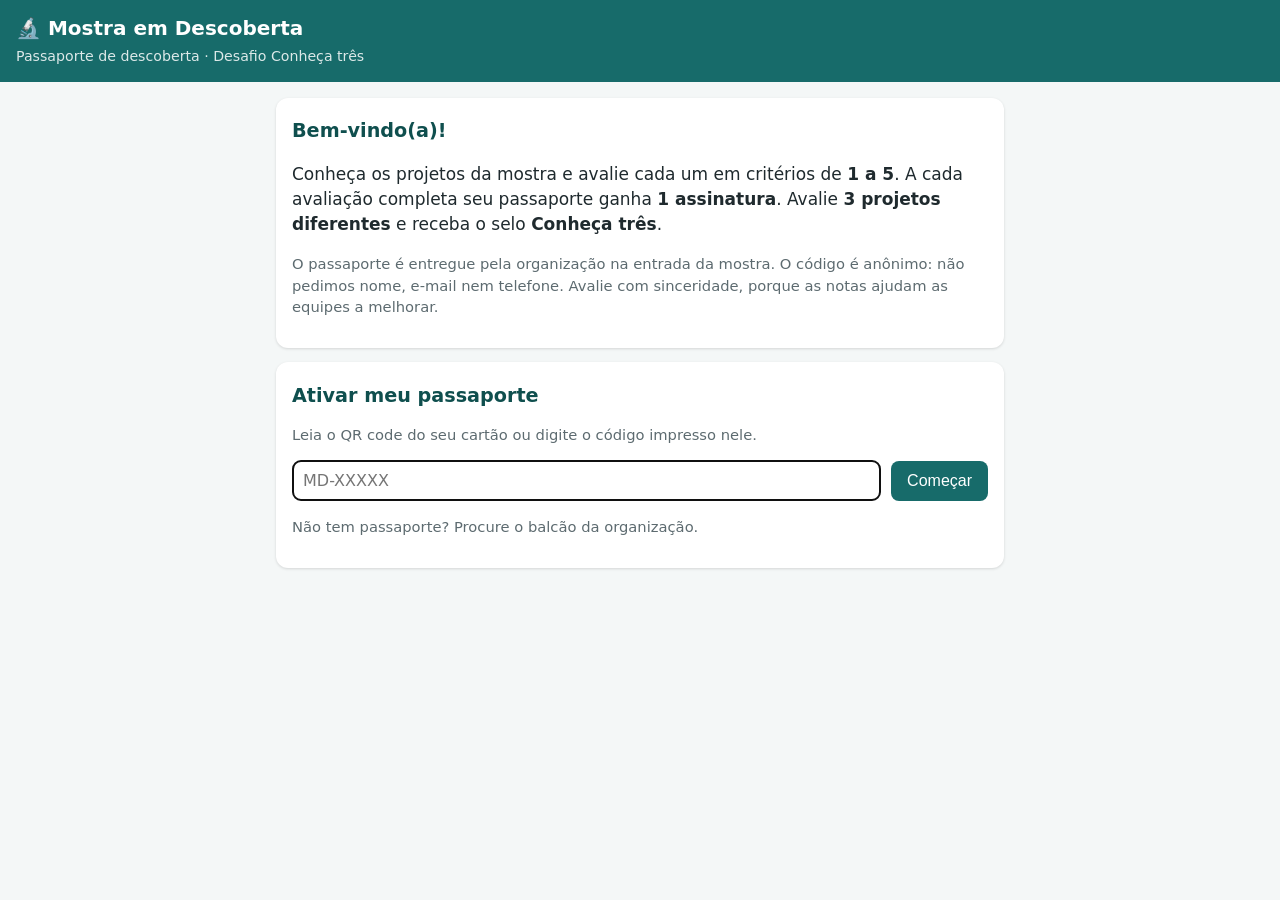
<file: static/index.html>
<!doctype html>
<html lang="pt-BR">
<head>
<meta charset="utf-8"><meta name="viewport" content="width=device-width,initial-scale=1">
<title>Mostra em Descoberta</title>
<link rel="stylesheet" href="/static/style.css">
<script src="/static/infinite.js"></script>
</head>
<body>
<header><h1>🔬 Mostra em Descoberta</h1><small>Passaporte de descoberta · Desafio Conheça três</small></header>
<main id="app"></main>
<div id="modal"></div>
<div id="bus"></div>
<script>
const app = document.getElementById('app');
const LABELS = ['Muito fraco', 'Fraco', 'Regular', 'Bom', 'Excelente'];
let premiosVistos = null; // prêmios do sorteio já mostrados na tela
const esc = s => String(s ?? '').replace(/[&<>"']/g, c => ({'&':'&amp;','<':'&lt;','>':'&gt;','"':'&quot;',"'":'&#39;'}[c]));
const store = {
  get() { try { return localStorage.getItem('passaporte'); } catch { return null; } },
  set(v) { try { v ? localStorage.setItem('passaporte', v) : localStorage.removeItem('passaporte'); } catch {} }
};
async function api(url, opts = {}) {
  const r = await fetch(url, { headers: { 'Content-Type': 'application/json' }, ...opts });
  return { status: r.status, data: await r.json() };
}
const projectFromPath = () => (location.pathname.match(/^\/avaliar\/([\w-]+)/) || [])[1];

// ---------- Início ----------
function renderStart(next, err = '') {
  app.innerHTML = `
  <div class="card">
    <h2>Bem-vindo(a)!</h2>
    <p>Conheça os projetos da mostra e avalie cada um em critérios de <b>1 a 5</b>.
    A cada avaliação completa seu passaporte ganha <b>1 assinatura</b>. Avalie <b>3 projetos diferentes</b> e receba o selo <b>Conheça três</b>.</p>
    <p class="muted">O passaporte é entregue pela organização na entrada da mostra. O código é anônimo: não pedimos nome, e-mail nem telefone. Avalie com sinceridade, porque as notas ajudam as equipes a melhorar.</p>
  </div>
  <div class="card">
    <h2>Ativar meu passaporte</h2>
    <p class="muted">Leia o QR code do seu cartão ou digite o código impresso nele.</p>
    <div class="row"><input id="cod" placeholder="MD-XXXXX" style="flex:1;text-transform:uppercase" autofocus><button id="usar">Começar</button></div>
    <div id="m">${err ? `<div class="msg err">${esc(err)}</div>` : ''}</div>
    <p class="muted">Não tem passaporte? Procure o balcão da organização.</p>
  </div>`;
  const usar = async () => {
    const c = document.getElementById('cod').value.trim().toUpperCase();
    const { status, data } = await api('/api/passports/' + encodeURIComponent(c) + '/ativar', { method: 'POST' });
    if (status !== 200) return document.getElementById('m').innerHTML = `<div class="msg err">${esc(data.erro || 'Código inválido.')}</div>`;
    store.set(c); next();
  };
  document.getElementById('usar').onclick = usar;
  document.getElementById('cod').onkeydown = e => { if (e.key === 'Enter') usar(); }
}

// ---------- Passaporte ----------
async function renderPassport(flash = '') {
  const code = store.get();
  const [{ status, data: p }, { data: projects }] = await Promise.all([api('/api/passports/' + code), api('/api/projects?passport=' + encodeURIComponent(code))]);
  if (status !== 200) { store.set(null); return renderStart(() => renderPassport()); }
  const done = new Set(p.registros.map(r => r.project));
  const n = Math.min(p.assinaturas, p.meta);
  const stamps = Array.from({ length: Math.max(p.meta, p.assinaturas) }, (_, i) => {
    const r = p.registros[i];
    return r ? `<div class="stamp on">✔<br>${esc(r.title)}</div>` : `<div class="stamp">Assinatura ${i + 1}</div>`;
  }).join('');
  premiosVistos = JSON.stringify(p.premios || []);
  app.innerHTML = `
  ${flash}
  ${(p.premios || []).map(pr => `<div class="card prize" role="status">
    <div class="selo" aria-hidden="true">${pr.claimed ? '🎁' : '🎉'}</div>
    <h2>${pr.claimed ? 'Prêmio retirado' : 'Você foi sorteado!'}</h2>
    <p style="font-size:1.15rem">Prêmio: <b>${esc(pr.prize)}</b></p>
    ${pr.claimed ? `<p class="muted">✔ Retirado em ${esc(pr.claimed.slice(11, 16))}. Obrigado por participar!</p>`
      : `<div class="loc"><span aria-hidden="true">📍</span><div><div class="muted">Retire na universidade</div><b>${esc(pr.pickup)}</b></div></div>
         <p>Mostre esta tela e o código <b class="code" style="font-size:1.1rem">${esc(p.code)}</b> para retirar.</p>`}
  </div>`).join('')}
  ${p.concluido ? `<div class="card" style="text-align:center"><div class="selo">🏅</div><h2>Selo “Conheça três” conquistado!</h2>
    <p>Você avaliou ${p.assinaturas} projetos e já está participando do sorteio da lembrancinha (uma participação por visitante). Se for sorteado, o prêmio aparece aqui no passaporte.</p>
    <p class="muted">Pode continuar avaliando outros projetos — suas opiniões seguem ajudando as equipes.</p></div>` : ''}
  <div class="card">
    <h2>Meu passaporte</h2>
    <div class="muted">Código anônimo</div><div class="code">${esc(p.code)}</div>
    ${p.escola ? `<div class="muted">🏫 ${esc(p.escola)}${p.turma ? ' · turma ' + esc(p.turma) : ''}</div>` : ''}
    <p><b>${n} de ${p.meta}</b> projetos avaliados</p>
    <div class="bar" role="progressbar" aria-valuenow="${n}" aria-valuemax="${p.meta}"><div style="width:${n / p.meta * 100}%"></div></div>
    <div class="stamps">${stamps}</div>
    ${!p.concluido ? `<p class="muted">Faltam ${p.meta - n} projeto(s) para o selo.</p>` : ''}
  </div>
  <div class="card">
    <h2>Meus selos · ${p.total_selos} de ${p.selos.length}</h2>
    <div class="badges">${p.selos.map(b => `<div class="badge ${b.conquistado ? 'on' : ''}" title="${esc(b.desc)}">
      <div class="bi" aria-hidden="true">${b.conquistado ? b.icon : '🔒'}</div><b>${esc(b.name)}</b>
      <span>${b.conquistado ? '✔ conquistado' : esc(b.desc)}</span></div>`).join('')}</div>
    <p class="muted">Os selos dependem só de quais projetos você conheceu, nunca das notas que você deu.</p>
  </div>
  <div class="card">
    <h2>Avaliar um projeto</h2>
    <p class="muted">Vá até o estande e leia o <b>QR code do cartaz</b>, ou digite o <b>código do estande</b> impresso nele. Só dá para avaliar estando no projeto.</p>
    <div class="row"><input id="pc" placeholder="Código do estande" maxlength="5" autocomplete="off" style="flex:1;text-transform:uppercase;letter-spacing:2px"><button id="abrir">Abrir</button></div>
    <div id="pcm"></div>
    <button class="sec" id="mapa" style="margin-top:12px;width:100%">🗺 Onde estão os projetos?</button>
  </div>
  <p class="muted" style="text-align:center"><a href="#" id="sair">Trocar de passaporte</a></p>`;
  const abrir = () => {
    const c = document.getElementById('pc').value.trim().toUpperCase();
    if (c) go('/avaliar/' + encodeURIComponent(c));
  };
  document.getElementById('abrir').onclick = abrir;
  document.getElementById('pc').onkeydown = e => { if (e.key === 'Enter') abrir(); };
  document.getElementById('mapa').onclick = () => mapaModal(projects, done);
  document.getElementById('sair').onclick = e => { e.preventDefault(); if (confirm('Sair deste passaporte? Anote o código ' + p.code + ' para voltar.')) { store.set(null); go('/'); } };
}

// ---------- Modal "Onde estão os projetos?" (sem acesso ao formulário) ----------
function openModal(html, onReady) {
  const m = document.getElementById('modal');
  m.innerHTML = `<div class="modal-bg"><div class="modal" role="dialog" aria-modal="true"><button class="x" aria-label="Fechar">✕</button><div id="mb">${html}</div></div></div>`;
  const close = () => { m.innerHTML = ''; document.removeEventListener('keydown', onKey); };
  const onKey = e => { if (e.key === 'Escape') close(); };
  document.addEventListener('keydown', onKey);
  m.querySelector('.x').onclick = close;
  m.querySelector('.modal-bg').onclick = e => { if (e.target.classList.contains('modal-bg')) close(); };
  onReady && onReady(m.querySelector('#mb'), close);
}
function mapaModal(projects, done) {
  openModal('', body => {
    let filtro = '', scrollTop = 0;
    const lista = () => {
      body.innerHTML = `<h2>🗺 Onde estão os projetos?</h2>
        <p class="muted">Toque em um projeto para ver onde ele está. Para avaliar, vá até o estande e leia o QR do cartaz.</p>
        <input id="mf" placeholder="Buscar por nome, curso ou local…" value="${esc(filtro)}" style="margin-bottom:8px">
        <div id="ml" style="max-height:55vh"></div>`;
      const fil = () => projects.filter(p => [p.title, p.course, p.location, p.team].join(' ').toLowerCase().includes(filtro.toLowerCase()));
      const inf = infiniteList(body.querySelector('#ml'), fil(), p => `<button class="mitem ${done.has(p.code) ? 'done' : ''}" data-code="${esc(p.code)}">
          <b>${esc(p.title)}</b>${done.has(p.code) ? ' <span class="tag ok">✔ avaliado</span>' : ''}
          <span class="muted">📍 ${esc(p.location) || 'local a definir'}${p.course ? ' · ' + esc(p.course) : ''}</span></button>`,
        { batch: 15, empty: '<p class="muted">Nenhum projeto encontrado.</p>',
          onRender: box => box.querySelectorAll('.mitem').forEach(b => b.onclick = () => { scrollTop = box.scrollTop; detalhe(projects.find(p => p.code === b.dataset.code)); }) });
      body.querySelector('#ml').scrollTop = scrollTop;
      const mf = body.querySelector('#mf');
      mf.oninput = () => { filtro = mf.value; scrollTop = 0; inf.update(fil()); };
    };
    const detalhe = p => {
      body.innerHTML = `<button class="sec" id="volta">← Voltar à lista</button>
        <div class="muted" style="margin-top:12px">${esc(p.course) || ''}${p.team ? ' · ' + esc(p.team) : ''}</div>
        <h2>${esc(p.title)}</h2>
        <div class="loc"><span aria-hidden="true">📍</span><div><div class="muted">Onde fica</div><b>${esc(p.location) || 'Local ainda não informado. Pergunte à organização.'}</b></div></div>
        <p>${esc(p.summary)}</p>
        ${done.has(p.code) ? '<div class="msg ok">✔ Você já avaliou este projeto.</div>' : '<div class="msg info">Para avaliar, vá até o estande e leia o QR code do cartaz.</div>'}`;
      body.querySelector('#volta').onclick = lista;
    };
    lista();
  });
}

// ---------- Formulário de avaliação ----------
async function renderForm(token) {
  const passport = store.get();
  const [{ status, data: pr }, { data: p }] = await Promise.all([
    api('/api/estande/' + encodeURIComponent(token) + '?passport=' + encodeURIComponent(passport)), api('/api/passports/' + passport)]);
  if (status !== 200) return app.innerHTML = `<div class="msg err">${esc(pr.erro)}</div><button onclick="go('/')">Voltar ao passaporte</button>`;
  const already = p.registros.find(r => r.project === pr.code);
  app.innerHTML = `
  <div class="card">
    <div class="muted">${pr.course ? esc(pr.course) + ' · ' : ''}${esc(pr.team)}</div>
    <h2>${esc(pr.title)}</h2>
    <p>${esc(pr.summary)}</p>
  </div>
  ${already ? `<div class="msg info">Você já avaliou este projeto com o passaporte ${esc(passport)} (${already.total} pontos). Cada passaporte avalia um projeto só uma vez.</div>` : ''}
  <form class="card" id="f">
    <h2>Sua avaliação</h2>
    <p class="muted">Passaporte ${esc(passport)} · responda todos os critérios (1 = muito fraco, 5 = excelente).</p>
    ${pr.criteria.map((c, i) => `<fieldset class="crit" style="border:0;margin:0;padding:10px 0">
      <legend style="font-weight:600">${i + 1}. ${esc(c)}</legend>
      <div class="scale">${[1,2,3,4,5].map(v => `<label><input type="radio" name="c${i}" value="${v}" required><span><b>${v}</b>${LABELS[v-1]}</span></label>`).join('')}</div>
    </fieldset>`).join('')}
    <div id="m"></div>
    <div class="row"><button type="submit">Enviar avaliação</button><button type="button" class="sec" onclick="go('/')">Voltar</button></div>
  </form>`;
  document.getElementById('f').onsubmit = async e => {
    e.preventDefault();
    const scores = pr.criteria.map((_, i) => +(document.querySelector(`input[name=c${i}]:checked`)?.value || 0));
    const m = document.getElementById('m');
    if (scores.includes(0)) return m.innerHTML = '<div class="msg err">Responda todos os critérios para a avaliação ser válida.</div>';
    const { status, data } = await api('/api/evaluate', { method: 'POST', body: JSON.stringify({ passport, estande: token, scores }) });
    if (status === 201) {
      history.pushState(null, '', '/');
      const novos = (data.novos_selos || []).map(b => `<div class="msg ok newbadge"><span style="font-size:2rem">${b.icon}</span> Novo selo: <b>${esc(b.name)}</b>!<br><span class="muted">${esc(b.desc)}</span></div>`).join('');
      renderPassport(`<div class="msg ok">✅ Avaliação registrada para “${esc(pr.title)}”! Seu passaporte ganhou 1 assinatura.</div>${novos}`);
      window.scrollTo(0, 0);
    } else m.innerHTML = `<div class="msg err">${esc(data.erro)}</div>`;
  };
}

// ---------- Roteamento ----------
function go(path) { history.pushState(null, '', path); route(); window.scrollTo(0, 0); }
async function route() {
  const qp = new URLSearchParams(location.search).get('p');
  if (qp) {
    history.replaceState(null, '', location.pathname);
    const { status } = await api('/api/passports/' + encodeURIComponent(qp.toUpperCase()) + '/ativar', { method: 'POST' });
    if (status !== 200) return renderStart(route, 'O código do QR não é um passaporte válido.');
    store.set(qp.toUpperCase());
  }
  const proj = projectFromPath();
  const show = () => proj ? renderForm(proj.toUpperCase()) : renderPassport();
  store.get() ? show() : renderStart(show);
}
window.onpopstate = route;
route();

// ---------- Chamada para o ônibus (verifica a cada 5s) ----------
let busVisto = '';
async function checarOnibus() {
  const code = store.get();
  const el = document.getElementById('bus');
  if (!code) { el.innerHTML = ''; return; }
  const r = await fetch('/api/passports/' + encodeURIComponent(code)).then(r => r.ok ? r.json() : null).catch(() => null);
  if (!r) return;
  // sorteio: se mudou e o visitante está na tela do passaporte, atualiza a tela
  const pv = JSON.stringify(r.premios || []);
  if (premiosVistos !== null && pv !== premiosVistos && !projectFromPath()) {
    premiosVistos = pv;
    const novo = (r.premios || []).some(x => !x.claimed);
    renderPassport(novo ? '<div class="msg ok newbadge">🎉 Novidade no seu passaporte: você ganhou o sorteio!</div>' : '');
    if (novo && navigator.vibrate) navigator.vibrate([200, 100, 200, 100, 400]);
  }
  const a = r.alertas || [];
  const chave = a.map(x => x.id).join(',');
  if (!a.length) { el.innerHTML = ''; busVisto = ''; return; }
  if (chave === busVisto && el.innerHTML) return;
  const novo = chave !== busVisto;
  busVisto = chave;
  const x = a[0];
  el.innerHTML = `<div class="busfull" role="alertdialog" aria-labelledby="bt">
    <div class="bi" aria-hidden="true">🚌</div>
    <h2 id="bt">Hora de voltar ao ônibus!</h2>
    <p style="font-size:1.15rem">${esc(x.message)}</p>
    <p>${esc(x.escola)}${x.turma ? ' · turma ' + esc(x.turma) : ''} · chamado às ${esc(x.created.slice(11, 16))}</p>
    <p style="opacity:.9">As avaliações foram pausadas para a sua escola. Obrigado por participar!</p>
    <button class="sec" id="bok">Entendi</button></div>`;
  document.getElementById('bok').onclick = () => {
    el.innerHTML = `<div class="busalert" role="alert" style="position:sticky;top:0;z-index:5"><div class="bi" aria-hidden="true">🚌</div>
      <div><b>Retorne ao ônibus</b><div>${esc(x.message)}</div></div></div>`;
  };
  if (novo && navigator.vibrate) navigator.vibrate([300, 150, 300]);
}
checarOnibus();
setInterval(checarOnibus, 5000);
</script>
</body>
</html>
</file>
<file: static/style.css>
:root{--pri:#176b6a;--pri2:#0f4f4e;--bg:#f4f7f7;--card:#fff;--txt:#1f2a2e;--mut:#5d6b70;--ok:#1d7a3a;--err:#b3261e;--warn:#fff4dd}
*{box-sizing:border-box}
body{margin:0;font-family:system-ui,Segoe UI,Roboto,sans-serif;background:var(--bg);color:var(--txt);font-size:17px;line-height:1.45}
header{background:var(--pri);color:#fff;padding:14px 16px}
header h1{margin:0;font-size:1.25rem}
header small{opacity:.85}
main{max-width:760px;margin:0 auto;padding:16px}
main.wide{max-width:1150px}
.card{background:var(--card);border-radius:12px;padding:16px;margin-bottom:14px;box-shadow:0 1px 3px #0002}
h2{margin:.2em 0 .5em;color:var(--pri2);font-size:1.2rem}
button,.btn{background:var(--pri);color:#fff;border:0;border-radius:8px;padding:11px 16px;font-size:1rem;cursor:pointer;text-decoration:none;display:inline-block}
button.sec{background:#e3eeee;color:var(--pri2)}
button.danger{background:var(--err)}
button:disabled{opacity:.5;cursor:default}
input,textarea{width:100%;padding:10px;font-size:1rem;border:1px solid #b9c6c8;border-radius:8px;font-family:inherit}
label{font-weight:600;display:block;margin:10px 0 4px}
.code{font-family:ui-monospace,monospace;font-size:1.5rem;letter-spacing:2px;font-weight:700}
.muted{color:var(--mut);font-size:.92rem}
.msg{padding:12px;border-radius:8px;margin:10px 0;font-weight:600}
.msg.ok{background:#e1f3e6;color:var(--ok)}
.msg.err{background:#fbe5e3;color:var(--err)}
.msg.info{background:var(--warn)}
.stamps{display:flex;gap:10px;flex-wrap:wrap;margin:12px 0}
.stamp{width:88px;height:88px;border:3px dashed #b9c6c8;border-radius:50%;display:flex;align-items:center;justify-content:center;text-align:center;font-size:.75rem;padding:6px;color:var(--mut)}
.stamp.on{border:3px solid var(--pri);background:#e3f1f0;color:var(--pri2);font-weight:700;transform:rotate(-8deg)}
.bar{height:14px;background:#dfe7e8;border-radius:7px;overflow:hidden}
.bar>div{height:100%;background:var(--pri);transition:width .4s}
.crit{border-top:1px solid #e3e9ea;padding:10px 0}
.scale{display:flex;gap:6px;flex-wrap:wrap}
.scale label{margin:0;font-weight:400;flex:1;min-width:54px}
.scale input{display:none}
.scale span{display:block;text-align:center;border:2px solid #b9c6c8;border-radius:8px;padding:8px 2px;cursor:pointer;font-size:.8rem}
.scale span b{display:block;font-size:1.2rem}
.scale input:checked+span{border-color:var(--pri);background:var(--pri);color:#fff}
.selo{text-align:center;font-size:3.5rem}
table{width:100%;border-collapse:collapse;font-size:.92rem}
th,td{text-align:left;padding:7px;border-bottom:1px solid #e3e9ea;vertical-align:top}
th{background:#e3eeee}
.tag{display:inline-block;padding:2px 8px;border-radius:10px;font-size:.8rem;font-weight:700}
.tag.ok{background:#e1f3e6;color:var(--ok)}.tag.no{background:#eee;color:var(--mut)}
.tabs{display:flex;gap:6px;flex-wrap:wrap;margin-bottom:12px}
.tabs button.active{background:var(--pri2)}
.row{display:flex;gap:10px;flex-wrap:wrap;align-items:center}
.kpi{flex:1;min-width:150px;text-align:center}.kpi b{display:block;font-size:1.8rem;color:var(--pri2)}
.list a{display:block;padding:10px;border:1px solid #d5dfe0;border-radius:8px;margin:6px 0;color:var(--txt);text-decoration:none}
.list a.done{background:#e3f1f0}
details summary{cursor:pointer;font-weight:600}
@media print{header,.noprint{display:none}.card{box-shadow:none;break-inside:avoid;border:1px solid #ccc}}
.grid{display:grid;grid-template-columns:repeat(auto-fill,minmax(210px,1fr));gap:12px}
.pcard{background:var(--card);border:1px solid #d5dfe0;border-radius:12px;padding:14px;cursor:pointer;text-align:left;color:var(--txt);font-size:.95rem;min-height:120px;display:flex;flex-direction:column;gap:4px}
.pcard:hover,.pcard:focus{border-color:var(--pri);box-shadow:0 2px 8px #0002}
.pcard.new{border:2px dashed var(--pri);align-items:center;justify-content:center;color:var(--pri2);font-weight:700;background:#f0f7f7}
.pcard .code{font-size:1.1rem}
.modal-bg{position:fixed;inset:0;background:#0007;display:flex;align-items:center;justify-content:center;padding:16px;z-index:10}
.modal{background:var(--card);border-radius:12px;max-width:640px;width:100%;max-height:90vh;overflow:auto;padding:18px;position:relative}
.modal .x{position:absolute;top:8px;right:8px;background:none;color:var(--txt);font-size:1.4rem;padding:4px 10px}
.pager{display:flex;gap:8px;align-items:center;justify-content:center;margin-top:14px;flex-wrap:wrap}
tr.click{cursor:pointer}tr.click:hover{background:#f0f7f7}
.pos{font-size:1.4rem;font-weight:800;color:var(--pri2);text-align:center}
.pcards{display:grid;grid-template-columns:repeat(auto-fill,minmax(230px,1fr));gap:10px}
.pass{border:2px solid var(--pri);border-radius:10px;padding:10px;text-align:center;break-inside:avoid}
@media print{.modal-bg{display:none}}
.pin-dots{text-align:center;font-size:1.6rem;letter-spacing:6px;min-height:2.2rem;margin:6px 0;color:var(--pri2)}
.pin-input{position:absolute;opacity:0;width:1px;height:1px;pointer-events:none}
.keys{display:grid;grid-template-columns:repeat(3,1fr);gap:8px}
.keys button{font-size:1.3rem;padding:14px 0}
.chips{display:flex;flex-wrap:wrap;gap:6px;margin:8px 0}
.chip input{position:absolute;opacity:0}
.chip{margin:0;font-weight:400}
.chip span,.chip-btn{display:inline-block;padding:7px 12px;border:2px solid #b9c6c8;border-radius:20px;background:#fff;color:var(--txt);cursor:pointer;font-size:.92rem}
.chip input:checked+span,.chip-btn.on{background:var(--pri);border-color:var(--pri);color:#fff}
.chip input:focus-visible+span{outline:3px solid #f2b705}
.badges{display:grid;grid-template-columns:repeat(auto-fill,minmax(130px,1fr));gap:10px;margin:10px 0}
.badge{border:2px dashed #c9d4d6;border-radius:12px;padding:10px;text-align:center;font-size:.85rem;color:var(--mut);display:flex;flex-direction:column;gap:3px}
.badge .bi{font-size:2rem;filter:grayscale(1);opacity:.6}
.badge.on{border:2px solid var(--pri);background:#e3f1f0;color:var(--pri2)}
.badge.on .bi{filter:none;opacity:1}
.badge b{color:var(--txt)}
.newbadge{animation:pop .5s ease}
@keyframes pop{0%{transform:scale(.8);opacity:0}100%{transform:scale(1);opacity:1}}
@media (prefers-reduced-motion:reduce){.newbadge{animation:none}}
.avail{display:grid;grid-template-columns:repeat(auto-fill,minmax(120px,1fr));gap:8px}
.pcode{font-family:ui-monospace,monospace;font-weight:700;letter-spacing:1px;background:#fff;color:var(--pri2);border:2px solid var(--pri);padding:10px 4px}
.pcode:hover{background:#e3f1f0}
.pcode.busy{border-style:dashed;border-color:#c98a00;color:#8a5d00;background:var(--warn)}
.pcode small{display:block;font-family:system-ui;font-weight:400;font-size:.7rem;letter-spacing:0}
.live{color:var(--ok);font-weight:700;font-size:.85rem;animation:blink 2s infinite}
@keyframes blink{50%{opacity:.4}}
@media (prefers-reduced-motion:reduce){.live{animation:none}}
.iscroll{max-height:460px;overflow-y:auto;overscroll-behavior:contain;border:1px solid #e3e9ea;border-radius:10px;padding:8px}
.isentinel{text-align:center;padding:10px;font-size:.85rem}
.iitems{display:flex;flex-direction:column;gap:6px}
.iitems.avail,.iscroll .avail{display:grid}
.mitem{display:flex;flex-direction:column;gap:2px;text-align:left;background:#fff;color:var(--txt);border:1px solid #d5dfe0;padding:10px 12px}
.mitem:hover{border-color:var(--pri);background:#f0f7f7}
.mitem.done{background:#e3f1f0}
.loc{display:flex;gap:10px;align-items:center;background:#e3f1f0;border-left:5px solid var(--pri);border-radius:8px;padding:12px;margin:10px 0;font-size:1.05rem}
.loc>span{font-size:1.8rem}
.avail.iitems{display:grid;grid-template-columns:repeat(auto-fill,minmax(120px,1fr));gap:8px}
.urow{display:grid;grid-template-columns:110px 190px 60px 1fr 1.2fr;gap:8px;align-items:center;padding:9px 10px;border:1px solid #e3e9ea;border-radius:8px;cursor:pointer;font-size:.92rem}
.urow:hover,.urow:focus{background:#f0f7f7;border-color:var(--pri)}
@media (max-width:640px){.urow{grid-template-columns:1fr 1fr}}
.busalert{display:flex;gap:12px;align-items:center;background:#fff1c2;border-bottom:4px solid #c98a00;padding:14px 16px;color:#4a3500}
.busalert .bi{font-size:2.4rem}
.busalert small{display:block;opacity:.85;margin-top:4px}
.busalert button{margin-left:auto}
.busfull{position:fixed;inset:0;z-index:50;background:#c98a00;color:#fff;display:flex;flex-direction:column;align-items:center;justify-content:center;text-align:center;padding:24px}
.busfull .bi{font-size:5rem}
.busfull h2{color:#fff;font-size:1.6rem}
.step{border-top:1px solid #e3e9ea;padding-top:10px;margin-top:10px}
.prize{text-align:center;border:3px solid #c98a00;background:linear-gradient(#fff8e1,#fff)}
</file>
